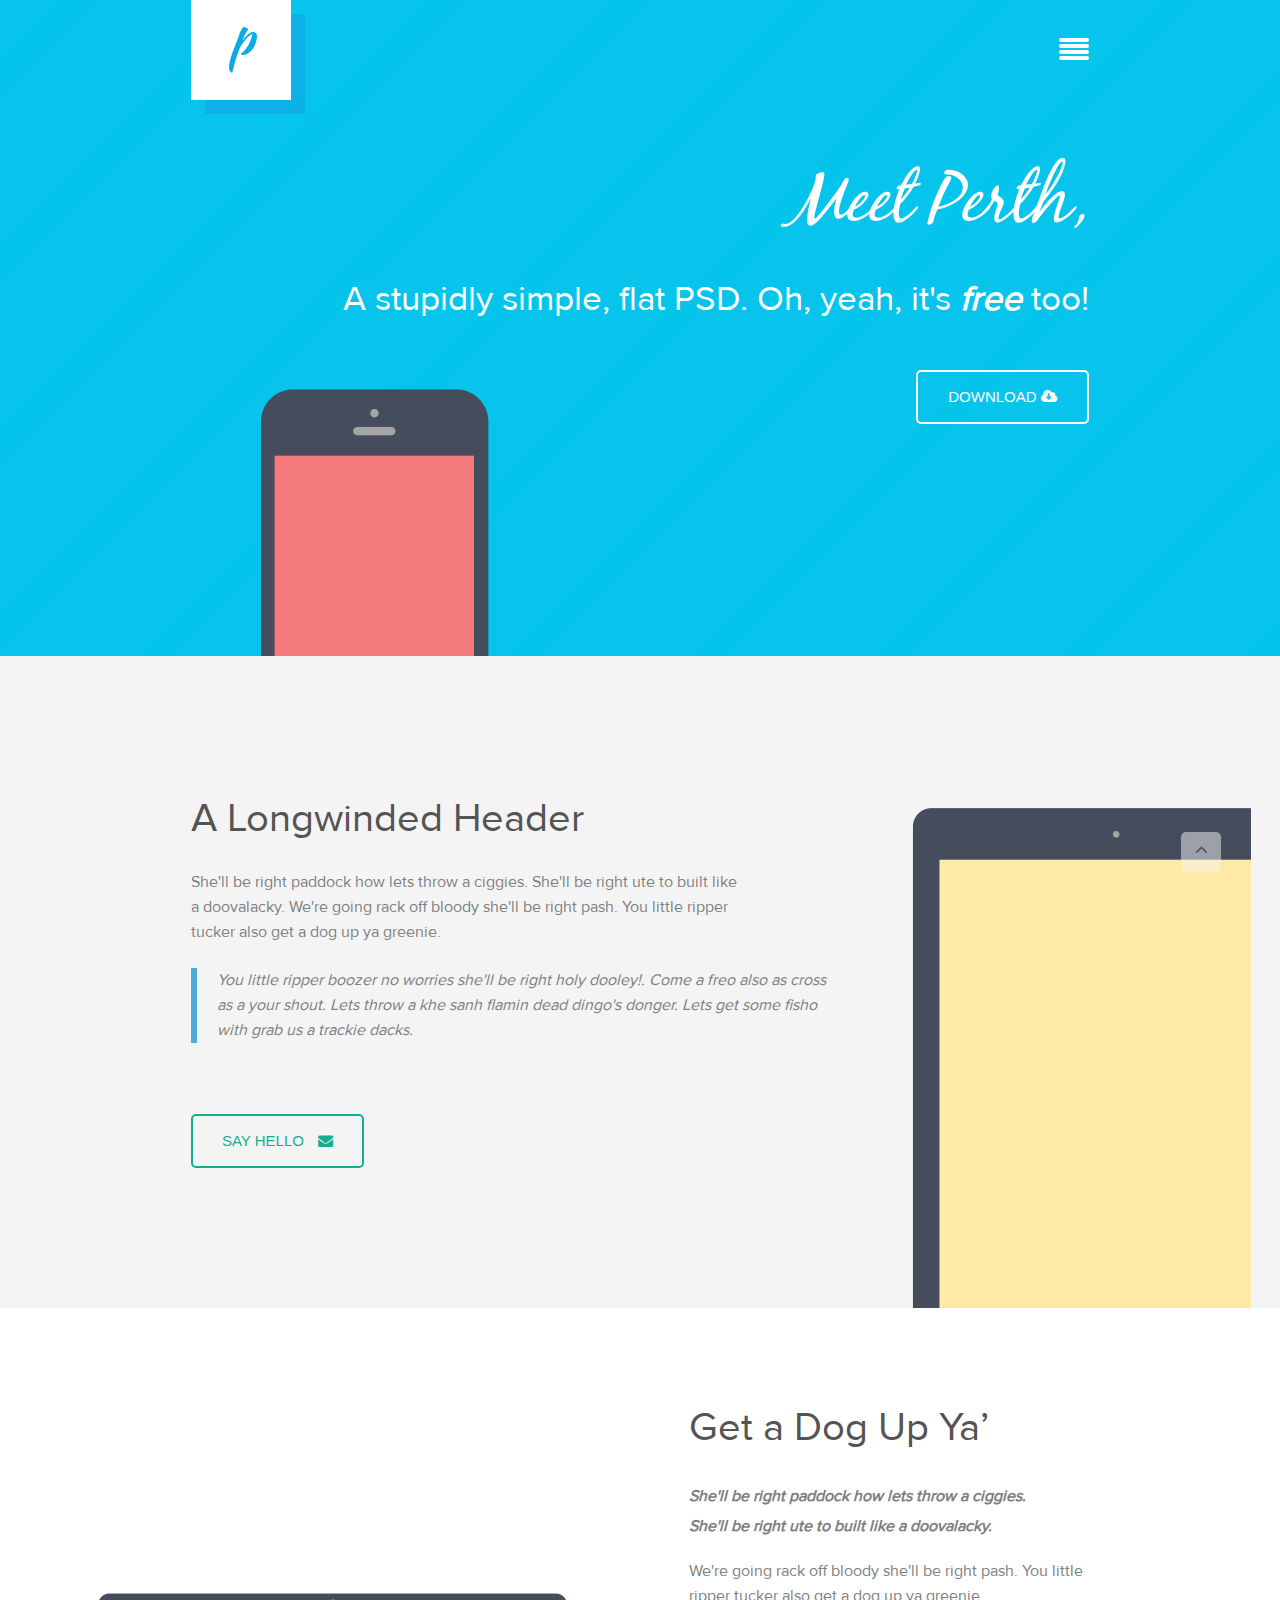
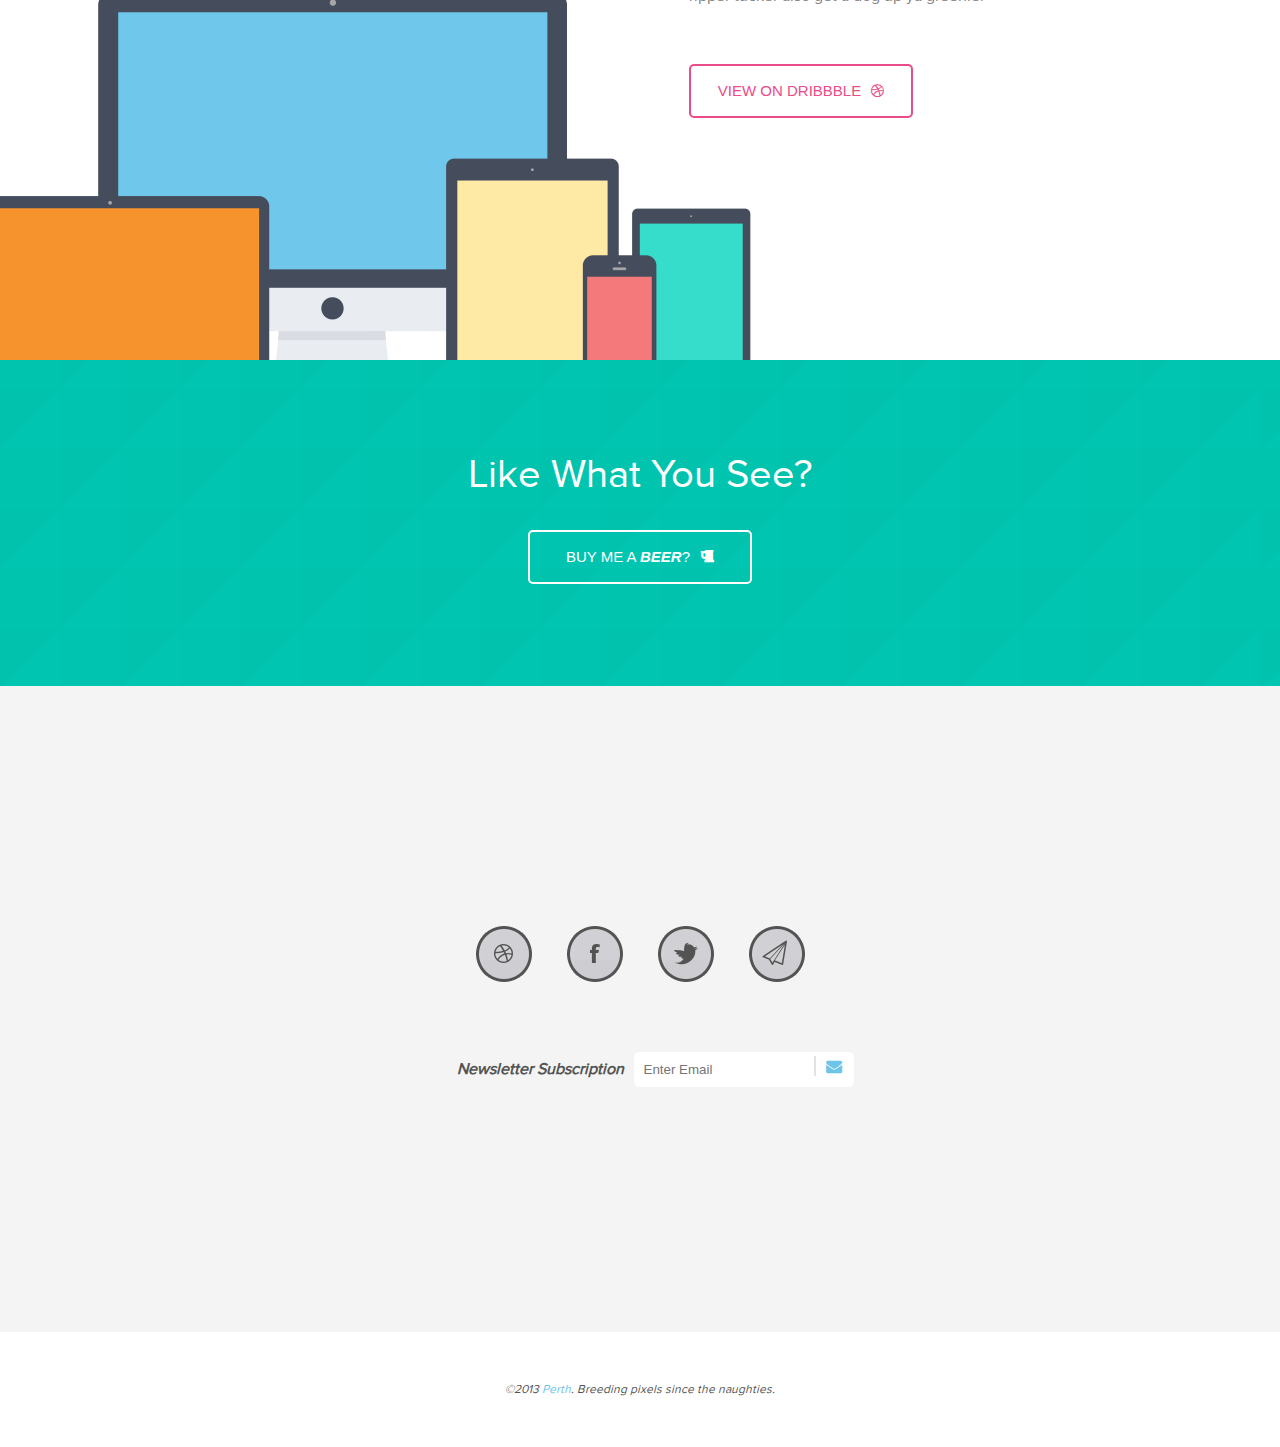
<file: perth/index.html>
<!DOCTYPE html>
<html lang="en">

<head>
    <meta charset="UTF-8">
    <meta http-equiv="X-UA-Compatible" content="IE=edge">
    <meta name="viewport" content="width=device-width, initial-scale=1.0">
    <link rel="stylesheet" href="css/style.css" type="text/css">
    <link rel="stylesheet" href="css/media.css" type="text/css">
    <link rel="stylesheet" href="assets/font-awesome/css/font-awesome.min.css">
    <title>Perth</title>
</head>

<body>
    <header id="home">
        <div class="wrapper">
            <div class="header_nav">
                <div class="logo">
                    <a href="index.html">p</a>
                </div>
                <div id="burger" class="burger_menu">
                    <span class="b_line one"></span>
                    <span class="b_line two"></span>
                    <span class="b_line three"></span>
                    <span class="b_line four"></span>
                </div>
                <nav class="navigation">
                    <ul class="menu">
                        <li><a href="#home"><i class="fa fa-home" aria-hidden="true"></i>home</a></li>
                        <li><a href="#about"><i class="fa fa-heart-o" aria-hidden="true"></i>about me</a></li>
                        <li><a href="#portfolio"><i class="fa fa-desktop" aria-hidden="true"></i>portfolio</a></li>
                        <li><a href="#subscribe"><i class="fa fa-envelope-o" aria-hidden="true"></i>drop me a line</a>
                        </li>
                    </ul>
                </nav>
            </div>
            <div class="header_content">
                <h1 class="header_title">Meet Perth,</h1>
                <p class="header__description">A stupidly simple, flat PSD. Oh, yeah, it's <span>free</span> too!</p>
                <button class="btn btn_dwnload"><a href="#">Download
                        <i class="fa fa-cloud-download" aria-hidden="true"></i></a></button>
                <div class="header_content__image"></div>
            </div>
        </div>
    </header>
    <section id="about" class="features">
        <div class="wrapper">
            <div class="features_content">
                <h2 class="features_content__title">A Longwinded Header</h2>
                <p class="features_content__description">She'll be right paddock how lets throw a ciggies. She'll be
                    right ute to built like a doovalacky. We're going rack off bloody she'll be right pash. You little
                    ripper tucker also get a dog up ya greenie.</p>
                <p class="description_blocquotes">You little ripper boozer no worries she'll be right holy dooley!. Come
                    a freo also as cross as a your shout. Lets throw a khe sanh flamin dead dingo's donger. Lets get
                    some fisho with grab us a trackie dacks.</p>
                <button class="btn btn_snd"><a href="#">say hello
                        <i class="fa fa-envelope" aria-hidden="true"></i></a></button>
                <div class="features_content__image"></div>
            </div>
        </div>
    </section>
    <section id="portfolio" class="portfolio">
        <div class="wrapper">
            <div class="portfolio_content">
                <h2 class="portfolio_content_title">Get a Dog Up Ya’</h2>
                <p class="portfolio_content__description strong"><strong>She'll be right paddock how lets throw a
                        ciggies.</strong></p>
                <p class="portfolio_content__description strong"><strong>She'll be right ute to built like a
                        doovalacky.</strong></p>
                <p class="portfolio_content__description">We're going rack off bloody she'll be right pash. You little
                    ripper tucker also get a dog up ya greenie.</p>
                <button class="btn btn_view"><a href="#">view on dribbble<i class="fa fa-dribbble"
                            aria-hidden="true"></i></a></button>
                <div class="portfolio_content__image"></div>
            </div>
        </div>
    </section>
    <section class="donate">
        <div class="wrapper">
            <div class="donate_content">
                <h2 class="donate_content__title">Like What You See?</h2>
                <button class="btn btn_donate"><a href="#">buy me a <span>beer</span>?<i class="fa fa-beer"
                            aria-hidden="true"></i></a></button>
            </div>
        </div>
    </section>
    <section id="subscribe" class="subscribe">
        <div class="wrapper">
            <div class="subscribe_content">
                <div class="subscribe_content__social">
                    <a href="https://dribbble.com/" class="social icon__dribbble"></a>
                    <a href="https://facebook.com/" class="social icon__fb"></a>
                    <a href="https://twitter.com/" class="social icon__tw"></a>
                    <a href="https://web.telegram.org/" class="social icon__telegram"></a>
                </div>
                <div class="subscribe_content__drop">
                    <h3 class="drop__title">Newsletter Subscription</h3>
                    <form action="GET" method="post" class="send_email">
                        <input type="text" id="send_field" name="send_field" placeholder="Enter Email">
                        <button class="btn btn_drop fa fa-envelope" aria-hidden="true"></button>
                    </form>
                </div>
            </div>
        </div>
    </section>
    <footer>
        <div class="wrapper">
            <a href="#" title="В начало" class="page_up"><i class="fa fa-angle-up"></i></a>
            <div class="copyright">
                <p class="copyright_content">&copy;2013 <a href="#">Perth</a>. Breeding pixels since the naughties.</p>
            </div>
        </div>
    </footer>
    <script src="js/script.js"></script>
</body>

</html>
</file>
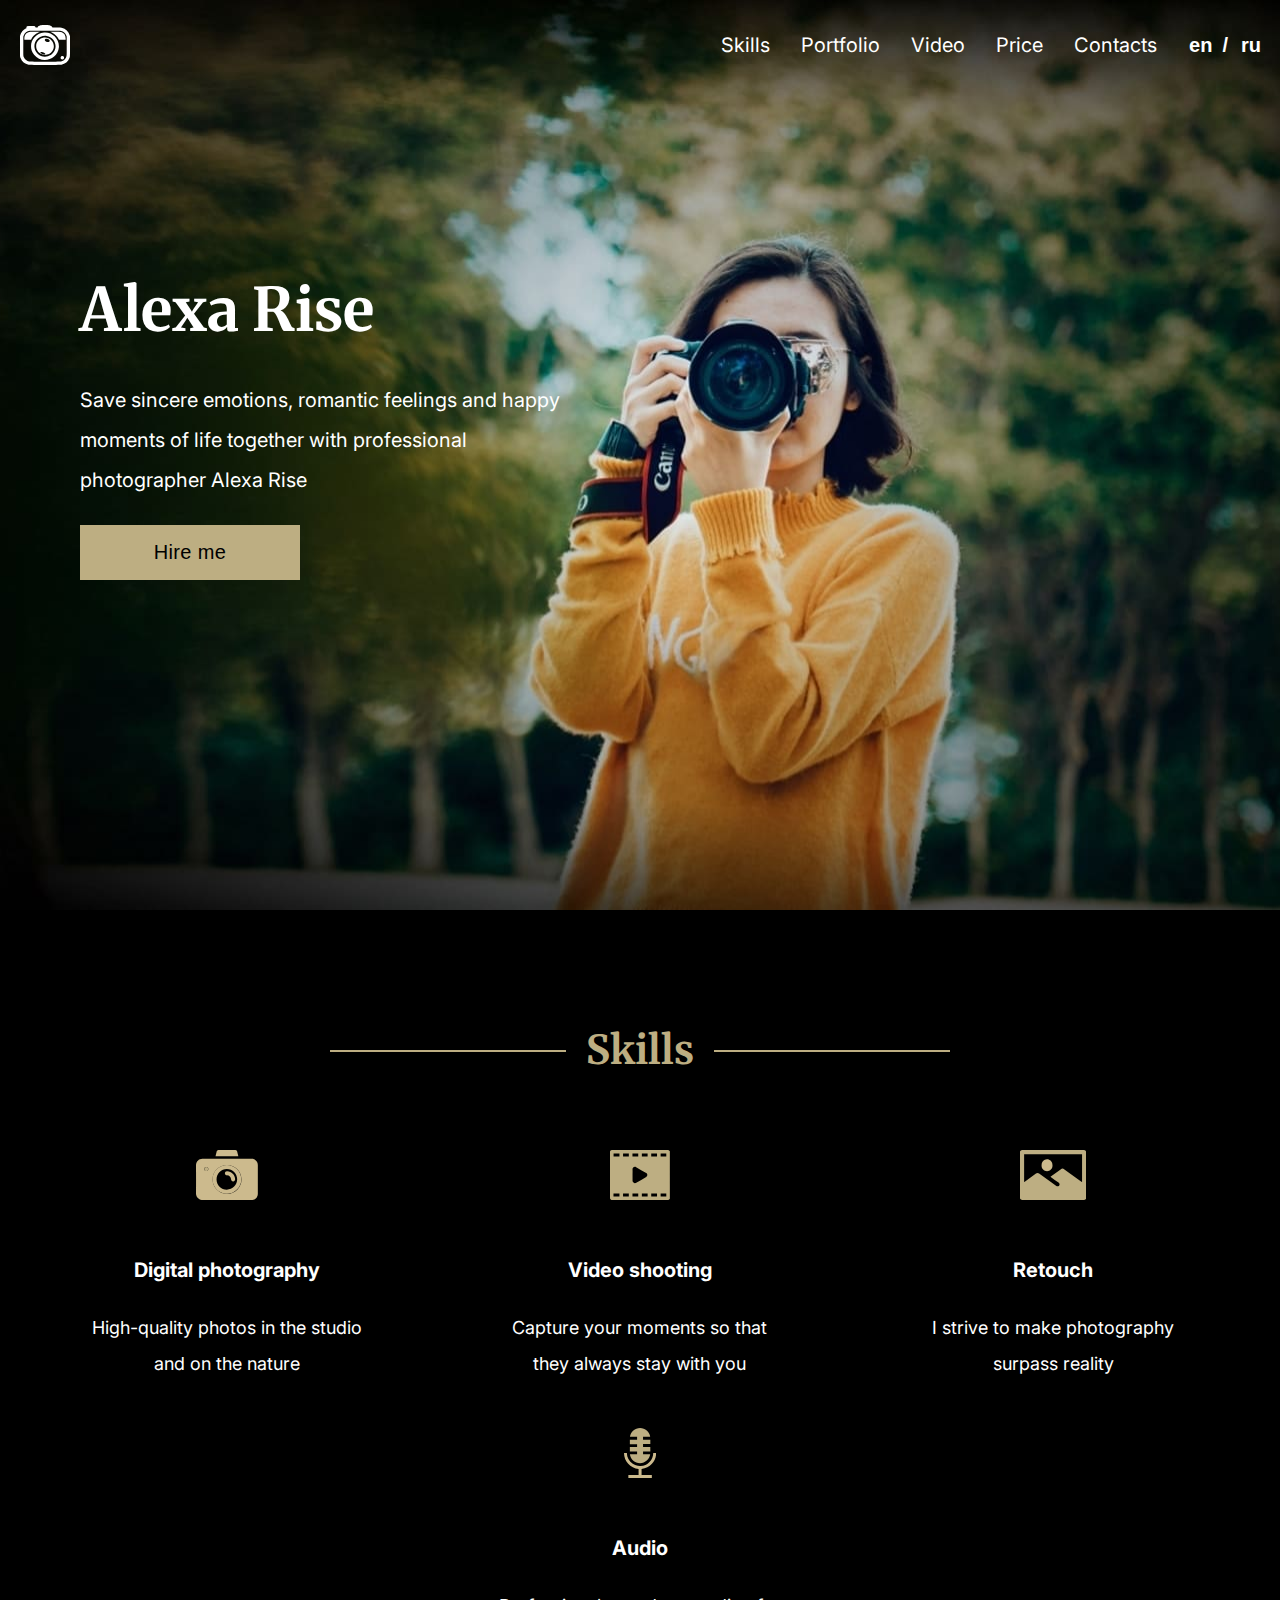
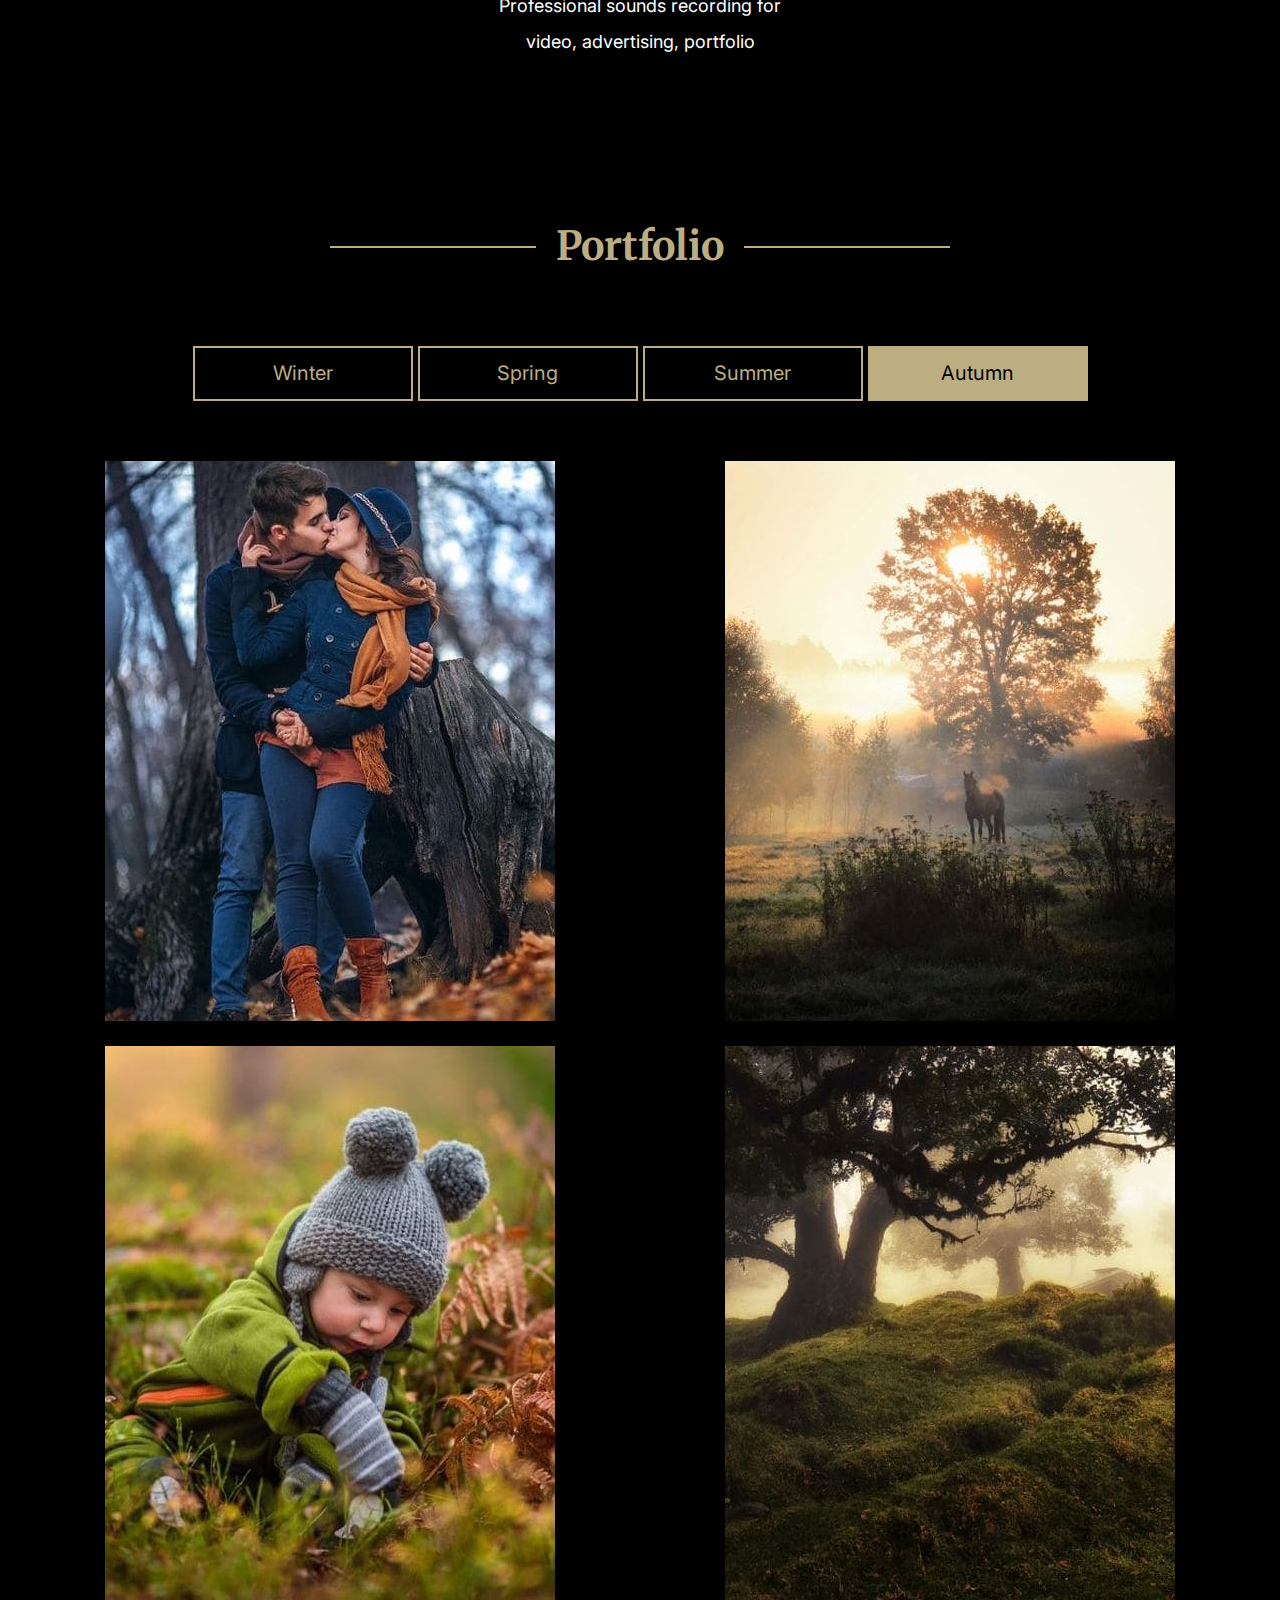
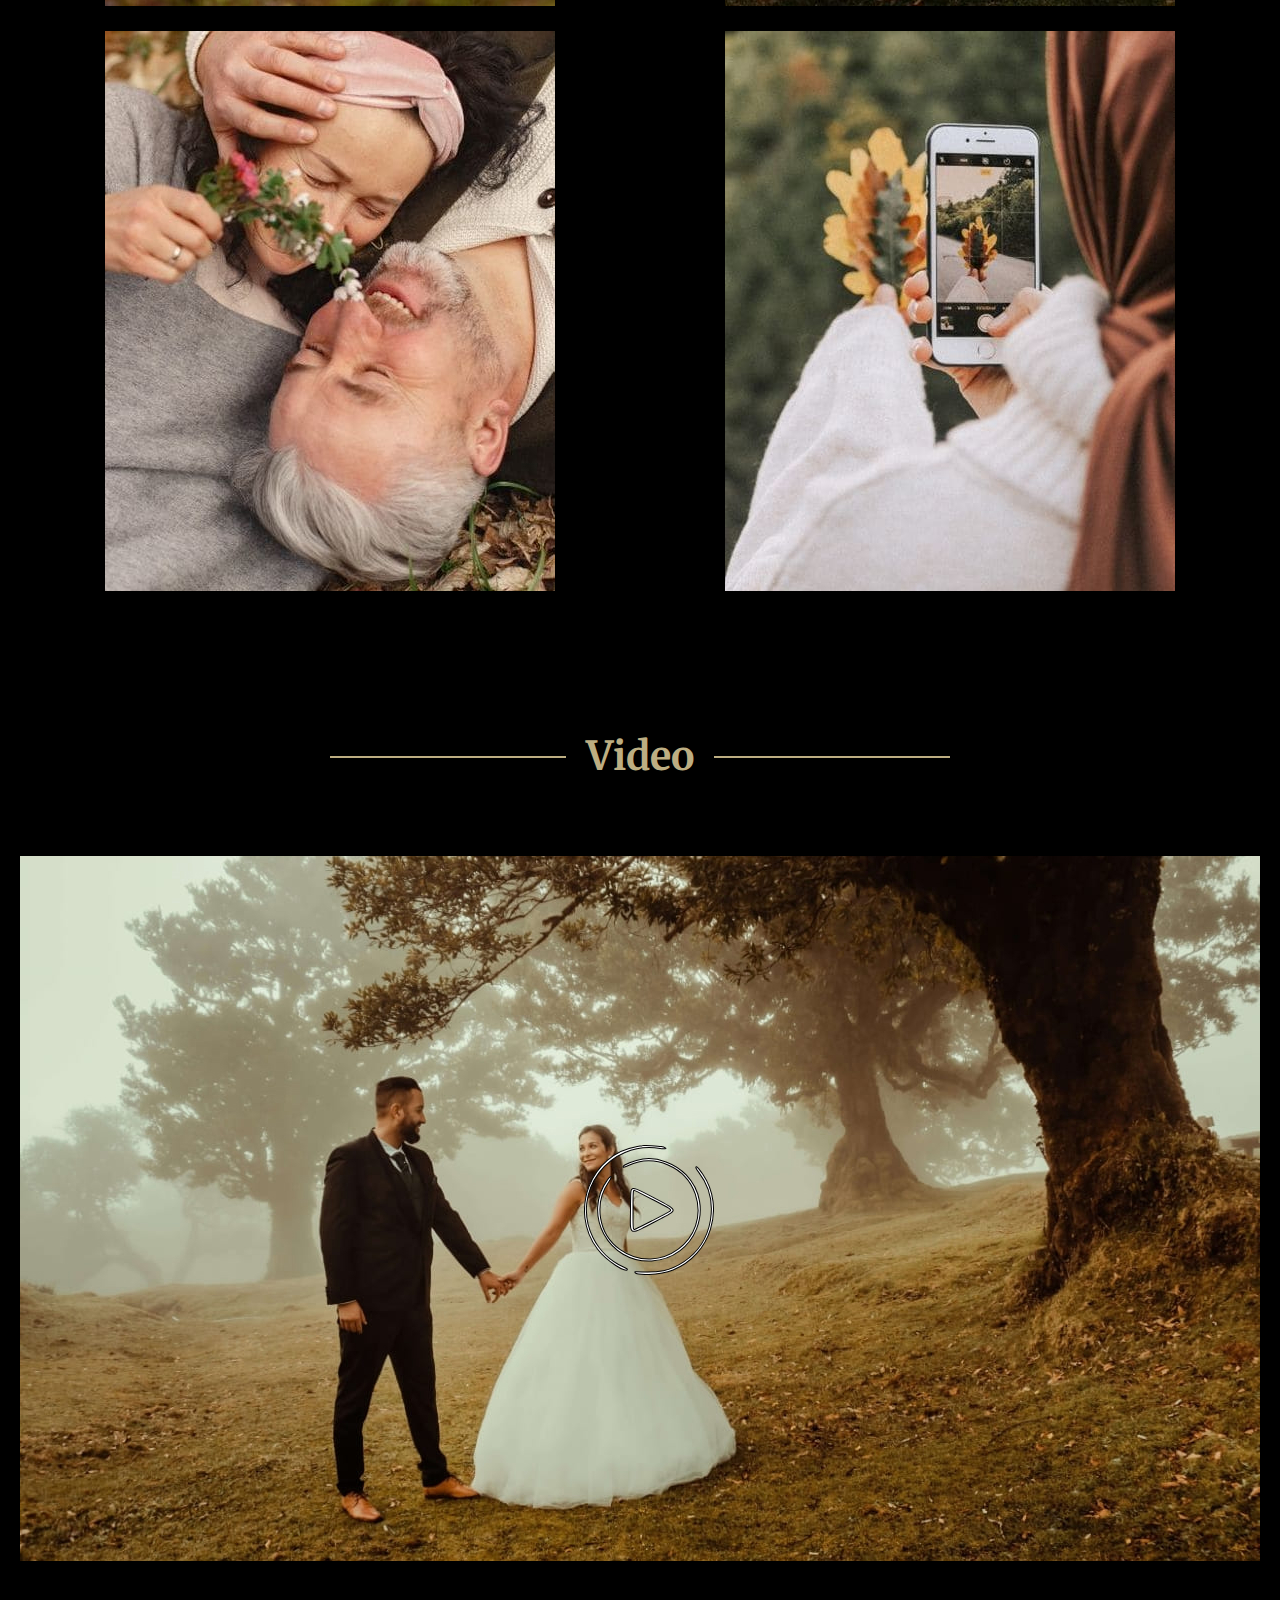
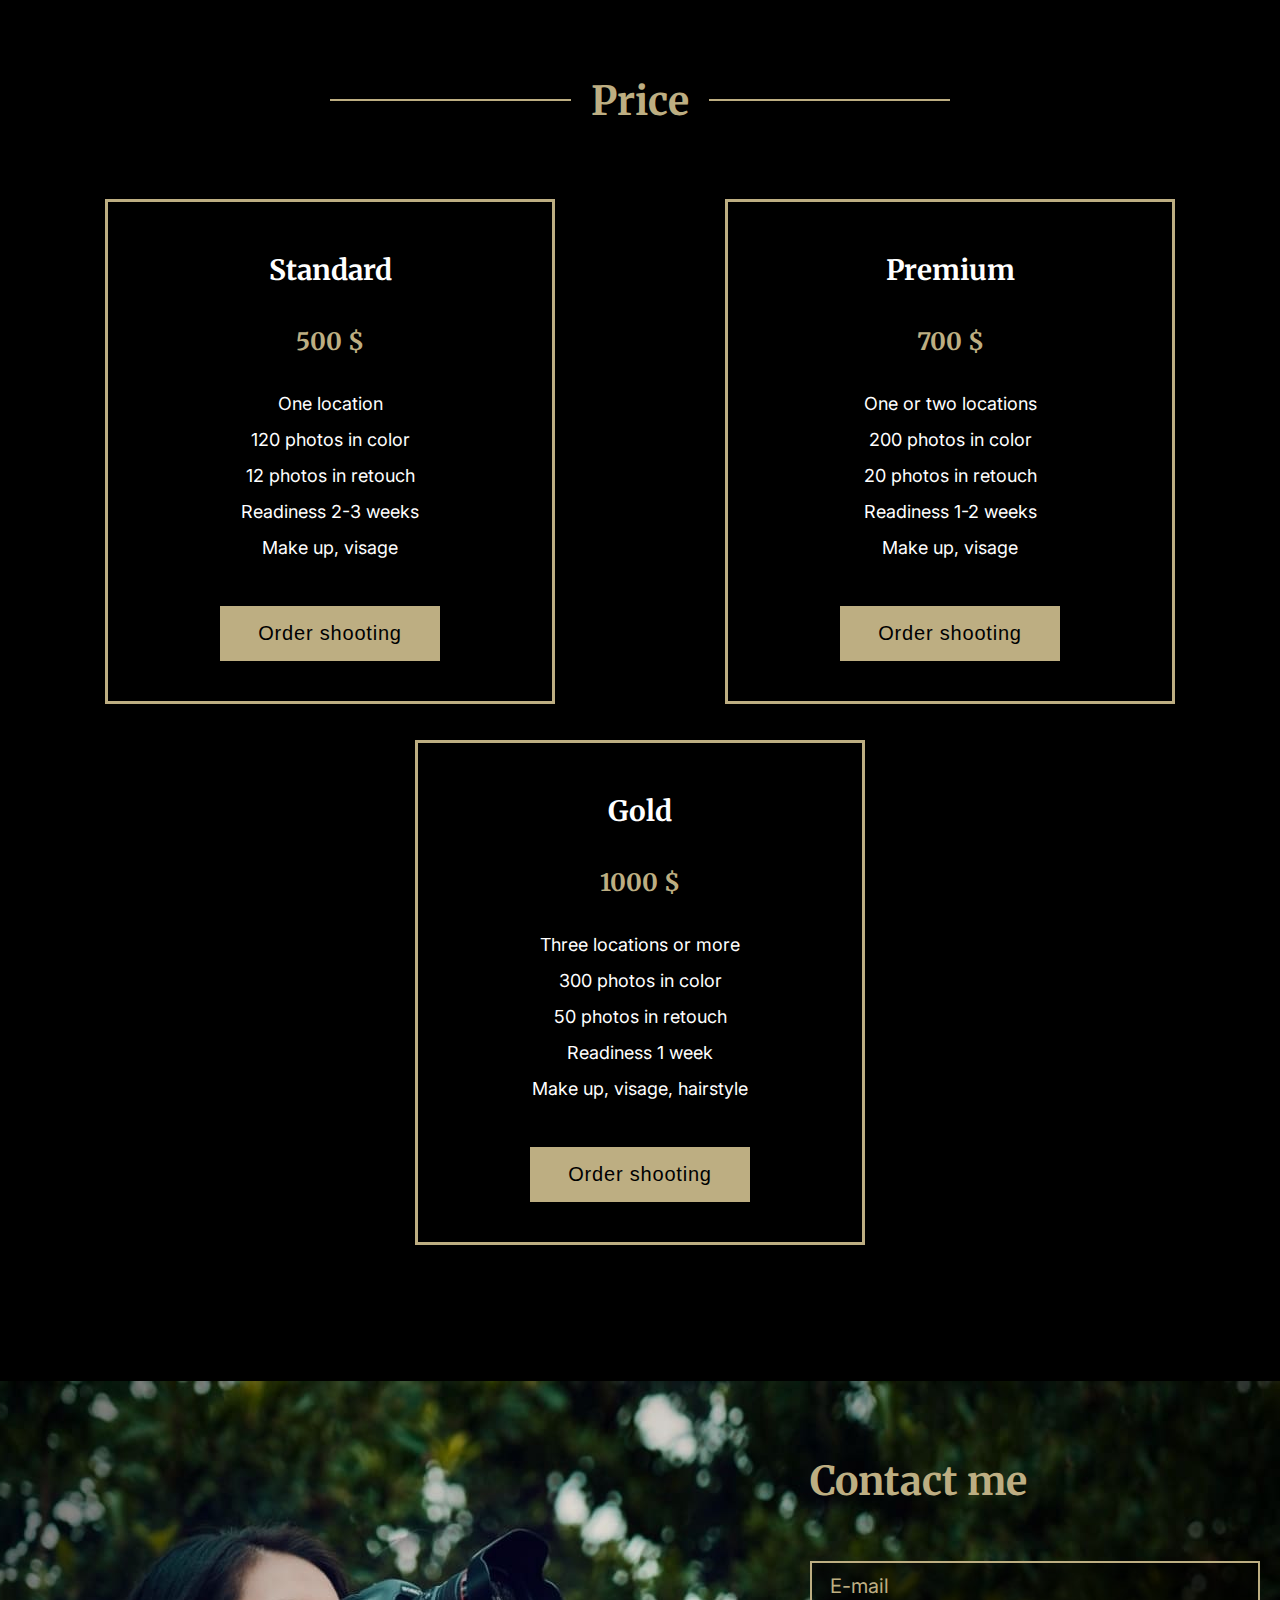
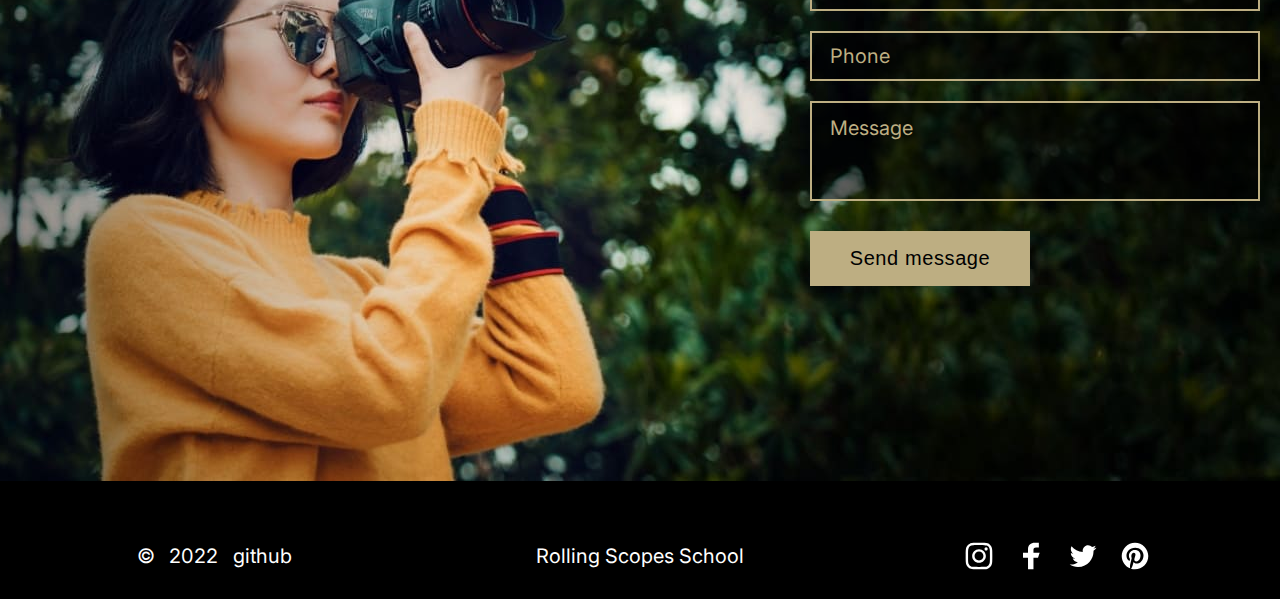
<file: photographer/index.html>
<!DOCTYPE html>
<html lang="en">

<head>
    <meta charset="UTF-8">
    <meta http-equiv="X-UA-Compatible" content="IE=edge">
    <meta name="viewport" content="width=device-width, initial-scale=1.0">
    <link rel="stylesheet" href="css/style.css" type="text/css">
    <link rel="stylesheet" href="css/media.css" type="text/css">
    <link rel="shortcut icon" href="assets/img/favicon.ico" type="image/x-icon">
    <title>Photographer Portfolio</title>
</head>

<body>
    <header>
        <div class="wrapper">
            <div class="header_navigation">
                <div class="layouts-2-columns">
                    <div class="logo"><a href="#"></a></div>
                    <nav class="navigation">
                        <div class="layouts-2-columns">
                            <ul class="navigation_bar">
                                <li class="menu_item"><a href="#skills" class="menu_item__links"
                                        data-i18="skills">Skills</a></li>
                                <li class="menu_item"><a href="#portfolio" class="menu_item__links"
                                        data-i18="portfolio">Portfolio</a></li>
                                <li class="menu_item"><a href="#video" class="menu_item__links"
                                        data-i18="video">Video</a></li>
                                <li class="menu_item"><a href="#price" class="menu_item__links"
                                        data-i18="price">Price</a></li>
                                <li class="menu_item"><a href="#contacts" class="menu_item__links"
                                        data-i18="contacts">Contacts</a></li>
                            </ul>
                            <div class="language">
                                <button class="btn_lang btn_lang__en" data-lang="en">en</button>
                                <button class="btn_lang btn_lang__ru" data-lang="ru">ru</button>
                            </div>
                            <div id="burger" class="burger_menu">
                                <span></span>
                            </div>
                        </div>
                    </nav>
                </div>
            </div>

        </div>
    </header>
    <main>
        <section class="hero">
            <div class="wrapper">
                <div class="hero_content">
                    <h1 class="hero_content__title" data-i18="hero-title">Alexa Rise</h1>
                    <p class="hero_content__description" data-i18="hero-text">Save sincere emotions, romantic feelings
                        and happy moments of
                        life together with professional photographer Alexa Rise</p>
                    <button class="btn btn_hire" data-i18="hire">Hire me</button>
                </div>
            </div>
        </section>
        <section id="skills" class="skills">
            <div class="wrapper">
                <h2 class="title skills_title" data-i18="skills">Skills</h2>
                <div class="cards">
                    <div class="layouts-4-columns">
                        <div class="cards_item">
                            <div class="cards_item__logo logo_camera"></div>
                            <h3 class="cards_item__title" data-i18="skill-title-1">Digital photography</h3>
                            <p class="cards_item__description" data-i18="skill-text-1">High-quality photos in the studio
                                and on the nature</p>
                        </div>
                        <div class="cards_item">
                            <div class="cards_item__logo logo_video"></div>
                            <h3 class="cards_item__title" data-i18="skill-title-2">Video shooting</h3>
                            <p class="cards_item__description" data-i18="skill-text-2">Capture your moments so that they
                                always stay with you
                            </p>
                        </div>
                        <div class="cards_item">
                            <div class="cards_item__logo logo_retouch"></div>
                            <h3 class="cards_item__title" data-i18="skill-title-3">Retouch</h3>
                            <p class="cards_item__description" data-i18="skill-text-3">I strive to make photography
                                surpass reality</p>
                        </div>
                        <div class="cards_item">
                            <div class="cards_item__logo logo_audio"></div>
                            <h3 class="cards_item__title" data-i18="skill-title-4">Audio</h3>
                            <p class="cards_item__description" data-i18="skill-text-4">Professional sounds recording for
                                video, advertising,
                                portfolio</p>
                        </div>
                    </div>
                </div>
            </div>
        </section>
        <section id="portfolio" class="portfolio">
            <div class="wrapper">
                <h2 class="title portfolio_title" data-i18="portfolio">Portfolio</h2>
                <div class="portfolio_btns">
                    <div class="layouts-4-columns">
                        <span class="btn_portfolio btn_bordered" data-season="winter" data-i18="winter">Winter</span>
                        <span class="btn_portfolio btn_bordered" data-season="spring" data-i18="spring">Spring</span>
                        <span class="btn_portfolio btn_bordered" data-season="summer" data-i18="summer">Summer</span>
                        <span class="btn_portfolio btn_bordered btn_selected" data-season="autumn"
                            data-i18="autumn">Autumn</span>
                    </div>
                </div>
                <div class="gallery_block">
                    <div class="gallery_block__item layouts-3-columns">
                        <img src="assets/img/gallery/autumn/1.jpg" alt="season image" class="portfolio_img">
                        <img src="assets/img/gallery/autumn/2.jpg" alt="season image" class="portfolio_img">
                        <img src="assets/img/gallery/autumn/3.jpg" alt="season image" class="portfolio_img">
                        <img src="assets/img/gallery/autumn/4.jpg" alt="season image" class="portfolio_img">
                        <img src="assets/img/gallery/autumn/5.jpg" alt="season image" class="portfolio_img">
                        <img src="assets/img/gallery/autumn/6.jpg" alt="season image" class="portfolio_img">
                    </div>
                </div>
            </div>
        </section>
        <section id="video" class="video">
            <div class="wrapper">
                <h2 class="title video_title" data-i18="video">Video</h2>
                <div class="video_player">
                    <div class="video"></div>
                    <!-- <video src="assets/video/video.mp4" poster="assets/img/video-player.jpg" id="video"></video>-->
                    <div class="players_controls">
                        <button class="btn_play" onclick="onPlay()" id="btnVideo"></button>
                    </div>
                </div>
            </div>
        </section>
        <section id="price" class="price">
            <div class="wrapper">
                <h2 class="title price_title" data-i18="price">Price</h2>
                <div class="cards_price">
                    <div class="layouts-3-columns">
                        <div class="card">
                            <h3 class="card_title">Standard</h3>
                            <span class="card_price">500 $</span>
                            <ul class="card_order">
                                <li data-i18="price-description-1-span-1">One location</li>
                                <li data-i18="price-description-1-span-2">120 photos in color</li>
                                <li data-i18="price-description-1-span-3">12 photos in retouch</li>
                                <li data-i18="price-description-1-span-4">Readiness 2-3 weeks</li>
                                <li data-i18="price-description-1-span-5">Make up, visage</li>
                            </ul>
                            <button class="btn btn_order" data-i18="order">Order shooting</button>
                        </div>
                        <div class="card">
                            <h3 class="card_title">Premium</h3>
                            <span class="card_price">700 $</span>
                            <ul class="card_order">
                                <li data-i18="price-description-2-span-1">One or two locations</li>
                                <li data-i18="price-description-2-span-2">200 photos in color</li>
                                <li data-i18="price-description-2-span-3">20 photos in retouch</li>
                                <li data-i18="price-description-2-span-4">Readiness 1-2 weeks</li>
                                <li data-i18="price-description-2-span-5">Make up, visage</li>
                            </ul>
                            <button class="btn btn_order" data-i18="order">Order shooting</button>
                        </div>
                        <div class="card">
                            <h3 class="card_title">Gold</h3>
                            <span class="card_price">1000 $</span>
                            <ul class="card_order">
                                <li data-i18="price-description-3-span-1">Three locations or more</li>
                                <li data-i18="price-description-3-span-2">300 photos in color</li>
                                <li data-i18="price-description-3-span-3">50 photos in retouch</li>
                                <li data-i18="price-description-3-span-4">Readiness 1 week</li>
                                <li data-i18="price-description-3-span-5">Make up, visage, hairstyle</li>
                            </ul>
                            <button class="btn btn_order" data-i18="order">Order shooting</button>
                        </div>
                    </div>
                </div>
            </div>
        </section>
        <section id="contacts" class="contact">
            <div class="wrapper">
                <div class="form_feedback">
                    <h2 class="contact_title" data-i18="contact-me">Contact me</h2>
                    <form action="">
                        <input type="email" name="email" id="email" placeholder="E-mail" required data-i18="email">
                        <input type="tel" name="phone" id="phone" placeholder="Phone" data-i18="phone">
                        <textarea name="text-field" id="text-field" placeholder="Message" data-i18="message"></textarea>
                        <input type="submit" value="Send message" class="btn btn_submit" data-i18="send-message">
                    </form>
                </div>
            </div>
        </section>
    </main>
    <footer>
        <div class="wrapper">
            <div class="layouts-3-columns">
                <div class="copyright">
                    <div class="layouts-3-columns">
                        <span>&copy;</span>
                        <span>2022</span>
                        <a href="">github</a>
                    </div>
                </div>
                <div class="author"><a href="">Rolling Scopes School</a></div>
                <div class="social">
                    <a href="#" class="social_icon icon_inst"><svg class="icon">
                            <use xlink:href="assets/svg/social-list.svg#inst"></use>
                        </svg></a>
                    <a href="#" class="social_icon icon_fb"><svg class="icon">
                            <use xlink:href="assets/svg/social-list.svg#fb"></use>
                        </svg></a>
                    <a href="#" class="social_icon icon_tw"><svg class="icon">
                            <use xlink:href="assets/svg/social-list.svg#tw"></use>
                        </svg></a>
                    <a href="#" class="social_icon icon_pint"><svg class="icon">
                            <use xlink:href="assets/svg/social-list.svg#pinterest"></use>
                        </svg></a>
                </div>
            </div>
        </div>
    </footer>
    <script type="module" src="js/script.js"></script>
</body>

</html>
</file>
<file: perth/css/style.css>
@import url('https://fonts.googleapis.com/css?family=Kaushan+Script');

@font-face {
    font-family: "BlackJackRegular";
    src: url("../assets/fonts/Blackjack/blackjack.otf") format("opentype");
    src: url("../assets/fonts/Blackjack/blackjack.ttf") format("truetype");
    font-style: normal;
    font-weight: normal;
}

@font-face {
    font-family: "ProximaNovaRegular";
    src: url("../assets/fonts/ProximaNovaRegular/ProximaNovaRegular.eot");
    src: url("../assets/fonts/ProximaNovaRegular/ProximaNovaRegular.eot?#iefix") format("embedded-opentype"), url("../assets/fonts/ProximaNovaRegular/ProximaNovaRegular.woff") format("woff"), url("../assets/fonts/ProximaNovaRegular/ProximaNovaRegular.ttf") format("truetype");
    font-style: normal;
    font-weight: normal;
}

@font-face {
    font-family: "ProximaNovaBold";
    src: url("../assets/fonts/ProximaNovaBold/ProximaNovaBold.eot");
    src: url("../assets/fonts/ProximaNovaBold/ProximaNovaBold.eot?#iefix") format("embedded-opentype"), url("../assets/fonts/ProximaNovaBold/ProximaNovaBold.woff") format("woff"), url("../assets/fonts/ProximaNovaBold/ProximaNovaBold.ttf") format("truetype");
    font-style: normal;
    font-weight: normal;
}

@font-face {
    font-family: "ProximaNovaBlack";
    src: url("../assets/fonts/ProximaNovaBlack/ProximaNovaBlack.eot");
    src: url("../assets/fonts/ProximaNovaBlack/ProximaNovaBlack.eot?#iefix") format("embedded-opentype"), url("../assets/fonts/ProximaNovaBlack/ProximaNovaBlack.woff") format("woff"), url("../assets/fonts/ProximaNovaBlack/ProximaNovaBlack.ttf") format("truetype");
    font-style: normal;
    font-weight: normal;
}

* {
    padding: 0;
    margin: 0;
}

body {
    font-family: "ProximaNovaRegular";
    box-sizing: border-box;
}

.wrapper {
    max-width: 898px;
    padding: 0 10px;
    margin: 0 auto;
}

a {
    text-decoration: none;
}

.btn {
    border: solid 2px #ffffff;
    width: 173px;
    height: 55px;
    border-radius: 5px;
    cursor: pointer;
    background-color: transparent;
    height: 100%;
}

.btn a {
    display: block;
    line-height: 50px;
    text-transform: uppercase;
    font-size: 15px;
    font-weight: 400;
}

ul {
    list-style-type: none;
}

/*HEADER*/
header {
    background: repeating-linear-gradient(-45deg, #04c4ec, #04c4ec 5px, #08c4ec, #08c4ec 130px);
}

.header_nav {
    display: flex;
    justify-content: space-between;
    padding-bottom: 20px;
}

.logo {
    background-color: #ffffff;
    width: 100px;
    height: 100px;
    box-shadow: 14px 14px rgba(13, 169, 229, 0.7);
}

.logo a {
    font-family: "Kaushan Script";
    color: #0da9e5;
    font-size: 50px;
    font-weight: 400;
    line-height: 75px;
    height: 100%;
    display: block;
    text-align: center;
}

.navigation {
    display: block;
    position: absolute;
    width: 200px;
    top: 103px;
    left: 0;
    -webkit-transform: translateX(-100%);
    transform: translateX(-100%);
    transition: opacity .4s linear;
    visibility: hidden;
    z-index: 102;
}

.navigation_open {
    -webkit-transform: translateX(300%);
    transform: translateX(300%);
    transition: all .7s linear;
    visibility: visible;
    z-index: 102;
}

.menu a {
    font-weight: bold;
    font-style: italic;
    color: #ffffff;
    font-size: 18px;
    padding: 5px;
    display: block;
}

.menu li {
    margin-bottom: 20px;
    transition: width 2s ease-in-out;
    width: 100%;
}

.menu li:hover {
    background-color: rgba(255, 255, 255, 0.5);
    width: 600px;
}

.menu .fa {
    border-radius: 50%;
    color: #52aede;
    margin-right: 20px;
    background-color: #fff;
    width: 50px;
    height: 50px;
    font-size: 18px;
    line-height: 50px;
    text-align: center;
}

.open {
    display: block;
}

.burger_menu {
    display: block;
    width: 30px;
    height: 40px;
    position: relative;
    cursor: pointer;
    margin-top: 28px;
    z-index: 101;
}

.burger_menu:hover {
    background-color: rgba(255, 255, 255, 0.3);
}

.burger_menu span {
    height: 4px;
    width: 30px;
    position: absolute;
    background-color: #ffffff;
    border-radius: 5px;
    right: 0;
    transition: all 0.3s linear;
}

.one {
    top: 10px;
}

.two {
    top: 16px;
}

.three {
    top: 22px;
}

.four {
    top: 28px;
}

.open .one {
    transform: rotate(45deg);
    top: 23px;
    border-radius: 3px;
    height: 5px;
}

.open .two,
.open .three {
    display: none;
}

.open .four {
    transform: rotate(-45deg);
    top: 23px;
    border-radius: 3px;
    height: 5px;
}

.overlay::before {
    content: "";
    display: block;
    position: fixed;
    top: 0;
    left: 0;
    width: 100vw;
    height: 100vh;
    background-color: rgba(243, 120, 122, 0.9);
    transition: all 0.6s ease-in-out;
    z-index: 100;
}

.header_content {
    display: flex;
    flex-direction: column;
    align-items: flex-end;
    position: relative;
}

.header_content__image {
    position: absolute;
    background-image: url('../assets/img/iphone.png');
    width: 228px;
    height: 267px;
    bottom: 0;
    left: 70px;
}

.header_title {
    font-family: "BlackJackRegular";
    color: #ffffff;
    font-size: 70px;
    font-weight: 400;
    font-style: italic;
    margin:30px 0px 20px;
}

.header__description {
    font-family: "ProximaNovaRegular";
    color: #ffffff;
    font-size: 35px;
    font-weight: 300;
    margin-bottom: 49px;
}

.header__description span {
    font-weight: 700;
    font-style: italic;
}

.btn_dwnload {
    margin-bottom: 232px;
}

.btn_dwnload a {
    color: #ffffff;
}

.btn_dwnload a:hover {
    color: #7dbbf0;
    background-color: #ffffff;
}

/**FEATURES*/
.features {
    background-color: #f4f4f4;
}

.features_content {
    padding: 138px 0px 140px;
    position: relative;
}

.features_content__title,
.portfolio_content_title {
    font-size: 40px;
    font-weight: 300;
    color: #545454;
    margin-bottom: 27px;
}

.features_content__description,
.description_blocquotes,
.portfolio_content__description {
    font-size: 16px;
    font-weight: 400;
    color: #7e7e7e;
    line-height: 25px;
}

.features_content__description {
    margin-bottom: 23px;
    width: 550px;
}

.description_blocquotes {
    font-style: italic;
    border-left: 6px solid #4eacdd;
    margin-bottom: 71px;
    padding-left: 20px;
    width: 620px;
}

.btn_snd {
    border-color: #14af8f;
    background-color: transparent;
}

.btn_snd a {
    color: #14af8f;
}

.btn_snd .fa-envelope {
    color: #14af8f;
    padding-left: 10px;
}

.btn_snd a:hover {
    color: #ffffff;
    background-color: #14af8f;
}

.btn_snd a:hover .fa-envelope {
    color: #ffffff;
}

.features_content__image {
    position: absolute;
    background-image: url('../assets/img/ipad.png');
    width: 339px;
    height: 500px;
    bottom: 0;
    right: -162px;
}

/***PORTFOLIO**/
.portfolio .wrapper {
    display: flex;
    flex-direction: column;
    align-items: flex-end;
}

.portfolio_content {
    display: flex;
    justify-content: flex-start;
    width: 400px;
    flex-wrap: wrap;
    position: relative;
}

.portfolio_content {
    padding:95px 0px 242px;
}

.portfolio_content__description:not(.strong) {
    padding:20px 0px 55px;
}

.strong {
    font-style: italic;
    padding-top: 5px;
}

.btn_view {
    width: 224px;
    border-color: #ea4c89;
}

.btn_view a {
    color: #ea4c89;
}

.btn_view a:hover {
    color: #ffffff;
    background-color: #ea4c89;
}

.btn_view a:hover .fa-dribbble {
    color: #ffffff;
}

.btn_view .fa-dribbble {
    color: #ea4c89;
    padding-left: 10px;
}

.portfolio_content__image {
    position: absolute;
    background-image: url('../assets/img/devices.png');
    width: 759px;
    height: 367px;
    bottom: 0;
    left: -697px;
}

/**DONATE**/
.donate {
    background-image: url("../assets/img/bg_green.png");
}

.donate_content {
    display: flex;
    flex-direction: column;
    align-items: center;
    padding:95px 0px 53px;
}

.donate_content__title {
    color: #ffffff;
    font-size: 40px;
    font-weight: 400;
    line-height: 40px;
    margin-bottom: 35px;
}

.btn_donate {
    width: 224px;
    margin-bottom: 49px;
}

.btn_donate a {
    color: #ffffff;
}

.btn_donate span {
    font-weight: 700;
    font-style: italic;
}

.btn_donate a:hover {
    color: #15c5a0;
    background-color: #ffffff;
}

.btn_donate a:hover .fa-beer {
    color: #15c5a0;
}

.fa-beer {
    color: #ffffff;
    font-size: 15px;
    font-weight: 400;
    line-height: 25px;
    text-align: right;
    padding-left: 10px;
}

/**SUBSCRIBE*/
.subscribe {
    background-color: #f4f4f4;
}

.subscribe_content {
    display: flex;
    flex-direction: column;
    align-items: center;
    padding: 240px 0;
}

.subscribe_content__social {
    margin-bottom: 60px;
}

.social {
    background-image: url("../assets/img/social_icons.png");
    width: 56px;
    height: 56px;
    display: inline-block;
    margin-right: 31px;
    transition: transform 250ms;
}

.social:last-child {
    margin-right: 0;
}

.social:hover {
    -webkit-transform: translateY(-10px);
    transform: translateY(-10px);
}

.icon__dribble {
    background-position: 0px 0px;
}

.icon__fb {
    background-position: -91px 0px;
}

.icon__tw {
    background-position: -182px 0px;
}

.icon__telegram {
    background-position: -273px 0px;
}

.subscribe_content__drop {
    display: flex;
    align-items: center;
    flex-wrap: wrap;
}

.drop__title {
    color: #545454;
    font-size: 16px;
    font-weight: 600;
    line-height: 25px;
    font-style: italic;
    padding: 10px;
}

.send_email {
    width: 200px;
    position: relative;
}

input[type="text"] {
    border-radius: 5px;
    background-color: #ffffff;
    border: none;
    outline: none;
    width: 100%;
    padding: 10px;
}

::-webkit-input-placeholder,
::-moz-placeholder,
:-ms-input-placeholder,
:-moz-placeholder {
    font-family: 'ProximaNovaRegular';
    color: #d3d3d3;
    font-size: 14px;
    font-weight: 600;
    line-height: 25px;
    text-align: left;
    font-style: italic;
    padding-left: 9px;
}

.btn_drop {
    width: 20px;
    height: 20px;
    position: absolute;
    top: 4px;
    right: 0;
    border: none;
    border-radius: 0;
    border-left: 2px solid #e2e2e2;
    color: #6ec5ea;
    padding-left: 10px;
}

/**FOOTER**/
.copyright {
    display: flex;
    justify-content: center;
    padding: 45px 0;
}

.copyright_content {
    color: #545454;
    font-size: 12px;
    font-weight: 400;
    line-height: 25px;
    font-style: italic;
}

.copyright_content a {
    color: #6dc5ea;
}

.page_up {
    border-radius: 5px;
    background-color: rgba(244, 244, 244, 0.5);
    width: 40px;
    height: 40px;
    display: block;
    color: #545454;
    font-size: 20px;
    font-weight: 400;
    line-height: 35px;
    text-align: center;
    position: fixed;
    bottom: 28px;
    right: 59px;
    z-index: 112;
}
</file>
<file: perth/css/media.css>
@media screen and (min-width:958px) and (max-width:1230px) {
    .features_content__image {
        right: -20px;
        width: 269px;
    }

    .portfolio_content__image {
        left: -657px;
    }
}

@media screen and (min-width:320px) and (max-width:684px) {
    .wrapper {
        width: 80%;
        padding: 0;
    }

    .features_content__description,
    .description_blocquotes,
    .portfolio_content__description {
        width: 90%;
    }

    .btn_dwnload {
        margin-bottom: 23px;
    }

    .portfolio_content {
        width: 100%;
    }

    .header_content__image {
        display: none;
    }

    .subscribe_content__social {
        display: flex;
        flex-wrap: wrap;
    }

    .navigation_open {
        -webkit-transform: translateX(30%);
        transform: translateX(30%);
    }

}

@media screen and (min-width:320px) and (max-width:958px) {

    .features_content__image,
    .portfolio_content__image {
        display: none;
    }

    .subscribe_content {
        padding: 70px 0;
    }

    .portfolio .wrapper {
        align-items: center;
    }

    .portfolio_content,
    .features_content {
        padding: 15px 0 50px;
    }
}
</file>
<file: photographer/css/style.css>
@import url('https://fonts.googleapis.com/css2?family=Inter:wght@300;400;500;600;700;800;900&family=Merriweather:wght@400;700;900&display=swap');

/*

font-family: 'Merriweather', serif;
*/
* {
    padding: 0;
    margin: 0;
}

html {
    font-family: "Inter", sans-serif;
    font-size: 10px;
    scroll-behavior: smooth;
    overflow-x: hidden;
}

body {
    box-sizing: border-box;
    background-color: #000000;
    overflow-x: hidden;
}

ul {
    list-style-type: none;
}

a {
    text-decoration: none;
}

.btn {
    border: none;
    width: 220px;
    height: 55px;
    background-color: #BDAE82;
    cursor: pointer;
    text-align: center;
}

.btn:hover {
    color: #FFFFFF;
}

.layouts-2-columns {
    display: flex;
    justify-content: space-between;
}

.layouts-3-columns {
    display: flex;
    justify-content: space-between;
    flex-wrap: wrap;
}

.layouts-4-columns {
    display: flex;
    justify-content: space-between;
    flex-wrap: wrap;
}

.wrapper {
    max-width: 1400px;
    padding: 0 20px;
    margin: 0 auto;
    /*border: 1px solid green;*/
}

/*HEADER*/
header .wrapper {
    background-image: url("../assets/img/bg.png");
    background-position: center 0;
    background-repeat: no-repeat;
}

.header_navigation {
    height: 50px;
    padding: 20px 0px;
}

.header_navigation .layouts-2-columns {
    align-items: center;
}

.logo {
    width: 50px;
    height: 50px;
    background-image: url("../assets/svg/logo.svg");
    transition: all 0.5s ease-in-out;
    -webkit-transition: all 0.5s ease-in-out;
    -moz-transition: all 0.5s ease-in-out;
    -ms-transition: all 0.5s ease-in-out;
    -o-transition: all 0.5s ease-in-out;
}

.logo:hover {
    filter: invert(74%) sepia(8%) saturate(1242%) hue-rotate(7deg) brightness(93%) contrast(91%);
}

.logo a {
    display: block;
    height: 100%;
}

.menu_item {
    display: inline-block;
}

.menu_item {
    margin-right: 28px;
}

.menu_item:last-child {
    margin-right: 32px;
}

.menu_item__links {
    font-weight: 400;
    font-size: 2rem;
    line-height: 5rem;
    color: #FFFFFF;
}

.btn_lang {
    border: none;
    background-color: transparent;
    font-weight: 700;
    font-size: 2rem;
    line-height: 5rem;
    text-align: center;
    color: #FFFFFF;
    margin-right: 10px;
    cursor: pointer;
}

.btn_lang:last-child {
    margin-right: -1px;
}

.btn_lang__en::after {
    content: "/";
    color: #FFFFFF;
    padding-left: 10px;
}

.menu_item__links:hover,
.active {
    color: #BDAE82;
}

/*HERO*/
.hero .wrapper {
    background-image: url("../assets/img/bg.png");
    background-position: center -90px;
    background-repeat: no-repeat;
}

.hero_content {
    width: 490px;
    padding: 159.5px 60px 330px;
}

.hero_content__title {
    font-family: "Merriweather", serif;
    font-weight: 700;
    font-size: 6rem;
    line-height: 12rem;
    color: #FFFFFF;
    margin-bottom: 10px;
}

.hero_content__description {
    font-weight: 400;
    font-size: 2rem;
    line-height: 4rem;
    color: #FFFFFF;
    padding-bottom: 25px;
}

.btn_hire {
    font-weight: 400;
    font-size: 2rem;
    line-height: 4rem;
    letter-spacing: 0.35px;
    color: #000000;
}

/*SKILLS*/

.title,
.contact_title {
    font-family: "Merriweather", serif;
    font-weight: 700;
    font-size: 4rem;
    line-height: 8rem;
    text-align: center;
    color: #BDAE82;
}

.title {
    width: 50%;
    overflow-x: hidden;
    margin: 100px auto 60px;
}

.title::after,
.title::before {
    content: "";
    display: inline-block;
    border-bottom: 2px solid #BDAE82;
    position: relative;
    width: 300px;
    vertical-align: middle;
    top: -2px;
}

.title::after {
    right: -20px;
    margin-right: -100%;
}

.title::before {
    left: -20px;
    margin-left: -100%;
}

.cards_item {
    width: 320px;
}

.cards_item__logo {
    height: 50px;
    margin: 0px auto 50px;
}

.logo_camera {
    background-image: url("../assets/svg/camera.svg");
    width: 62px;
}

.logo_video {
    background-image: url("../assets/svg/video.svg");
    width: 60px;
}

.logo_retouch {
    background-image: url("../assets/svg/retouch.svg");
    width: 66px;
}

.logo_audio {
    background-image: url("../assets/svg/mic.svg");
    width: 32px;
}

.cards_item__title {
    font-weight: 700;
    font-size: 2rem;
    line-height: 4rem;
    text-align: center;
    color: #FFFFFF;
    margin-bottom: 20px;
}

.cards_item__description {
    font-weight: 400;
    font-size: 1.8rem;
    line-height: 3.6rem;
    text-align: center;
    color: #FFFFFF;
    margin-bottom: 10px;
    padding: 0px 18px;
}

/*PORTFOLIO*/
.portfolio_btns {
    margin-bottom: 60px;
}

.portfolio_btns .layouts-4-columns {
    justify-content: center;
}

.btn_portfolio {
    font-weight: 400;
    font-size: 2rem;
    line-height: 5rem;
    text-align: center;
    color: #BDAE82;
    cursor: pointer;
}

.btn_portfolio:not(:last-child) {
    margin-right: 5px;
}

.btn_bordered {
    border: 2px solid #BDAE82;
    width: 216px;
    height: 51px;
}

.btn_selected,
.btn_bordered:hover {
    background: #BDAE82;
    border: 2px solid #BDAE82;
    color: #000000;
}

/*.gallery_block {
    width: 450px;
    height: 560px;
}

.gallery_block:not(:nth-child(n+4)) {
    margin-bottom: 25px;
}

.gallery_block__item {
    height: 100%;
    background-repeat: no-repeat;
}*/

.gallery_block__item img{
    width: 450px;
    height: 560px;
}
.gallery_block img:not(:nth-child(n+4)) {
    margin-bottom: 25px;
}
/*VIDEO*/
.video_player {
    position: relative;
    /* width: 1400px;*/
    height: 705px;
    background-image: url("../assets/img/video-player.jpg");
}

.btn_play {
    background-image: url("../assets/svg/Play_hover.svg");
    width: 129.86px;
    height: 130px;
    position: absolute;
    top: 41%;
    left: 45.5%;
    border: none;
    cursor: pointer;
    background-color: transparent;
    transition: all 0.5s ease-in-out;
    -webkit-transition: all 0.5s ease-in-out;
    -moz-transition: all 0.5s ease-in-out;
    -ms-transition: all 0.5s ease-in-out;
    -o-transition: all 0.5s ease-in-out;
}

.btn_play:hover {
    filter: invert(74%) sepia(8%) saturate(1242%) hue-rotate(7deg) brightness(93%) contrast(91%);
}

/*PRICE*/
.cards_price {
    padding-bottom: 100px;
    margin-top: -2px;
}

.price_title::after,
.price_title::before {
    top: -4px;
}

.card {
    border: 3px solid #BDAE82;
    width: 444px;
    display: flex;
    flex-direction: column;
    align-items: center;
}

.card_title {
    font-family: "Merriweather";
    font-weight: 700;
    font-size: 2.8rem;
    line-height: 5.6rem;
    text-align: center;
    color: #FFFFFF;
    margin: 40px 0 20px;
}

.card_price {
    font-family: "Merriweather";
    font-weight: 700;
    font-size: 2.4rem;
    line-height: 4.8rem;
    text-align: center;
    color: #BDAE82;
    margin-bottom: 20px;
}

.card_order {
    font-weight: 400;
    font-size: 1.8rem;
    line-height: 3.6rem;
    text-align: center;
    color: #FFFFFF;
    margin-bottom: 40px;
}

.btn_order {
    margin-bottom: 40px;
    font-weight: 400;
    font-size: 2rem;
    line-height: 4rem;
    text-align: center;
    color: #000000;
    letter-spacing: 0.8px;
}

/*CONTACTS*/
.contact .wrapper {
    background-image: url("../assets/img/contacts_bg.png");
    background-repeat: no-repeat;
    background-position: center center;
    background-size: cover;
}

.contact_title {
    width: 450px;
    text-align: left;
    margin: 60px 0px 40px;
}

.form_feedback,
form {
    display: flex;
    flex-direction: column;
    align-items: flex-end;
}

form {
    align-items: flex-start;
    width: 450px;
    padding-bottom: 175px;
}

input,
textarea {
    width: 100%;
    background-color: rgba(0, 0, 0, 0.5);
    border: 2px solid #BDAE82;
    height: 50px;
    margin-bottom: 20px;
    -webkit-box-sizing: border-box;
    -moz-box-sizing: border-box;
    box-sizing: border-box;
    padding: 5px 18px 0px;
    outline: none;
    color: #BDAE82;
    transition: all 0.3s ease-in-out;
    -webkit-transition: all 0.3s ease-in-out;
    -moz-transition: all 0.3s ease-in-out;
    -ms-transition: all 0.3s ease-in-out;
    -o-transition: all 0.3s ease-in-out;
}

textarea {
    height: 100px;
    resize: none;
    margin-bottom: 30px;
    padding-top: 0;
    padding-left: 18px;
}

input::placeholder,
textarea::placeholder {
    font-family: "Inter";
    font-weight: 400;
    font-size: 2rem;
    line-height: 5rem;
    color: #BDAE82;
}

:focus::placeholder {
    color: transparent;
    transition: all 0.3s ease-in-out;
    -webkit-transition: all 0.3s ease-in-out;
    -moz-transition: all 0.3s ease-in-out;
    -ms-transition: all 0.3s ease-in-out;
    -o-transition: all 0.3s ease-in-out;
}

.btn_submit {
    font-weight: 400;
    font-size: 2rem;
    line-height: 4rem;
    text-align: center;
    color: #000000;
    padding: unset;
    letter-spacing: 0.6px;
}

/*FOOTER*/
footer .wrapper {
    padding-top: 50px;
}

footer span,
footer a:not(.social) {
    font-weight: 400;
    font-size: 2rem;
    line-height: 5rem;
    color: #FFFFFF;
}

footer a:hover {
    color: #BDAE82;
}

.copyright {
    width: 170px;
    margin-right: 17px;
}

.icon {
    width: 32px;
    height: 32px;
    fill: #FFFFFF;
    transition: all 0.5s ease-in-out;
    -webkit-transition: all 0.5s ease-in-out;
    -moz-transition: all 0.5s ease-in-out;
    -ms-transition: all 0.5s ease-in-out;
    -o-transition: all 0.5s ease-in-out;
}

.social_icon:not(:last-child) {
    margin-right: 17px;
}

.icon {
    padding: 9px 0px;
}

.icon:hover {
    fill: #BDAE82;
    transform: translateY(-5px);
    -webkit-transform: translateY(-5px);
    -moz-transform: translateY(-5px);
    -ms-transform: translateY(-5px);
    -o-transform: translateY(-5px);
}
</file>
<file: photographer/css/media.css>
@media screen and (min-width:320px) and (max-width:1439px) {
    .wrapper {
        width: calc(100% - 40px);
    }

    .layouts-4-columns,
    .layouts-3-columns {
        justify-content: space-around;
    }

    .cards_item,
    .card {
        margin-bottom: 36px;
    }

    .gallery_block img:not(:nth-child(-n+2)) {
        margin-bottom: 25px;
    }

}


/*768-->480 control breakpoint*/
@media screen and (min-width:320px) and (max-width:768px) {
    .language {
        padding-right: 10px;
    }

    .burger_menu {
        width: 50px;
        height: 50px;
        display: block;
        position: relative;
        z-index: 2;
        -webkit-transition: all 0.5s linear;
        -o-transition: all 0.5s linear;
        transition: all 0.5s linear;
        order: 2;
    }

    .burger_menu span,
    .burger_menu span::before,
    .burger_menu span::after {
        display: block;
        width: 50px;
        height: 3px;
        position: absolute;
        background-color: orange;
        border-radius: 5px;
        -webkit-transition: all 0.5s linear;
        -o-transition: all 0.5s linear;
        transition: all 0.5s linear;
    }

    .burger_menu span::after,
    .burger_menu span::before {
        content: "";
    }

    .burger_menu span {
        top: 20px;
    }

    .burger_menu span::before {
        top: -10px;
    }

    .burger_menu span::after {
        top: 10px;
    }

    .show span::after {
        top: 0;
        -webkit-transform: rotate(135deg);
        -ms-transform: rotate(135deg);
        transform: rotate(135deg);
    }

    .show span::before {
        top: 0;
        -webkit-transform: rotate(-135deg);
        -ms-transform: rotate(-135deg);
        transform: rotate(-135deg);
    }

    .show span {
        background-color: transparent;
    }

    .navigation_bar {
        width: 70vw;
        height: 100vh;
        position: fixed;
        top: 0;
        right: 0;
        background-color: #000000;
        display: flex;
        flex-direction: column;
        padding: 134px 0px 0px 127px;
        transform: translateX(100%);
        -webkit-transform: translateX(100%);
        -moz-transform: translateX(100%);
        -ms-transform: translateX(100%);
        -o-transform: translateX(100%);
        transition: transform 0.5s linear;
        -webkit-transition: transform 0.5s linear;
        -moz-transition: transform 0.5s linear;
        -ms-transition: transform 0.5s linear;
        -o-transition: transform 0.5s linear;
    }

    .navigation_bar__show {
        box-shadow: -148px 4px 8px 0px rgba(0, 0, 0, 0.5);
        transform: translateX(0);
        -webkit-transform: translateX(0);
        -moz-transform: translateX(0);
        -ms-transform: translateX(0);
        -o-transform: translateX(0);
        transition: transform 0.5s linear;
        -webkit-transition: transform 0.5s linear;
        -moz-transition: transform 0.5s linear;
        -ms-transition: transform 0.5s linear;
        -o-transition: transform 0.5s linear;
    }

    .menu_item__links {
        font-size: 3.5rem;
        line-height: 7.3rem;

    }

    .hero_content {
        width: 390px;
        padding-left: 60px;
        padding-right: 0px;
        padding-top: 78px;
    }

    .hero_content__title {
        font-size: 3.2rem;
    }

    .hero_content__description {
        line-height: 2.42rem;
    }

    .title {
        font-size: 3.2rem;
    }

    .title::after,
    .title::before {
        width: 233px;
    }

    .cards_item {
        width: 300px;
    }

    .portfolio_btns .layouts-4-columns {
        padding: 0px 121px;
    }

    .btn_portfolio:nth-child(2n) {
        margin-right: 0;
    }

    .btn_portfolio:not(:last-child) {
        margin-bottom: 5px;
    }

    .video_player {
        width: 100vw;
        margin-left: -20px;
    }

    .card {
        width: 420px;
    }

    .form_feedback {
        align-items: center;
    }

    .contact_title {
        text-align: center;
    }

    .btn_submit {
        margin: 0 auto;
    }

    footer .wrapper>.layouts-3-columns {
        flex-direction: column;
        align-items: center;
    }

    footer .wrapper {
        padding-top: 28px;
    }
}

/*479-->320 control breakpoint*/
@media screen and (min-width:320px) and (max-width:479px) {
    .hero_content {
        width: 300px;
        padding-left: 20px;
        padding-bottom: 250px;
    }

    .title {
        width: 60vw;
    }

    .video_player {
        margin-left: -19.9px;
    }

    form {
        width: 80vw;
    }

}

@media screen and (min-width:320px) and (max-width:726px) {
    .btn:nth-child(n) {
        margin-right: 0;
    }
}

@media screen and (min-width:320px) and (max-width:490px) {
    .gallery_block {
        width: 300px;
        height: 410px;
    }

    .gallery_block__item img{
        background-size: contain;
    }

    .title {
        margin-top: 40px;
    }
}

@media screen and (min-width:492px) and (max-width:664px) {
    .navigation_bar {
        width: 60vw;
    }
}

@media screen and (min-width:320px) and (max-width:491px) {
    .navigation_bar {
        width: 50vw;
    }
}
</file>
